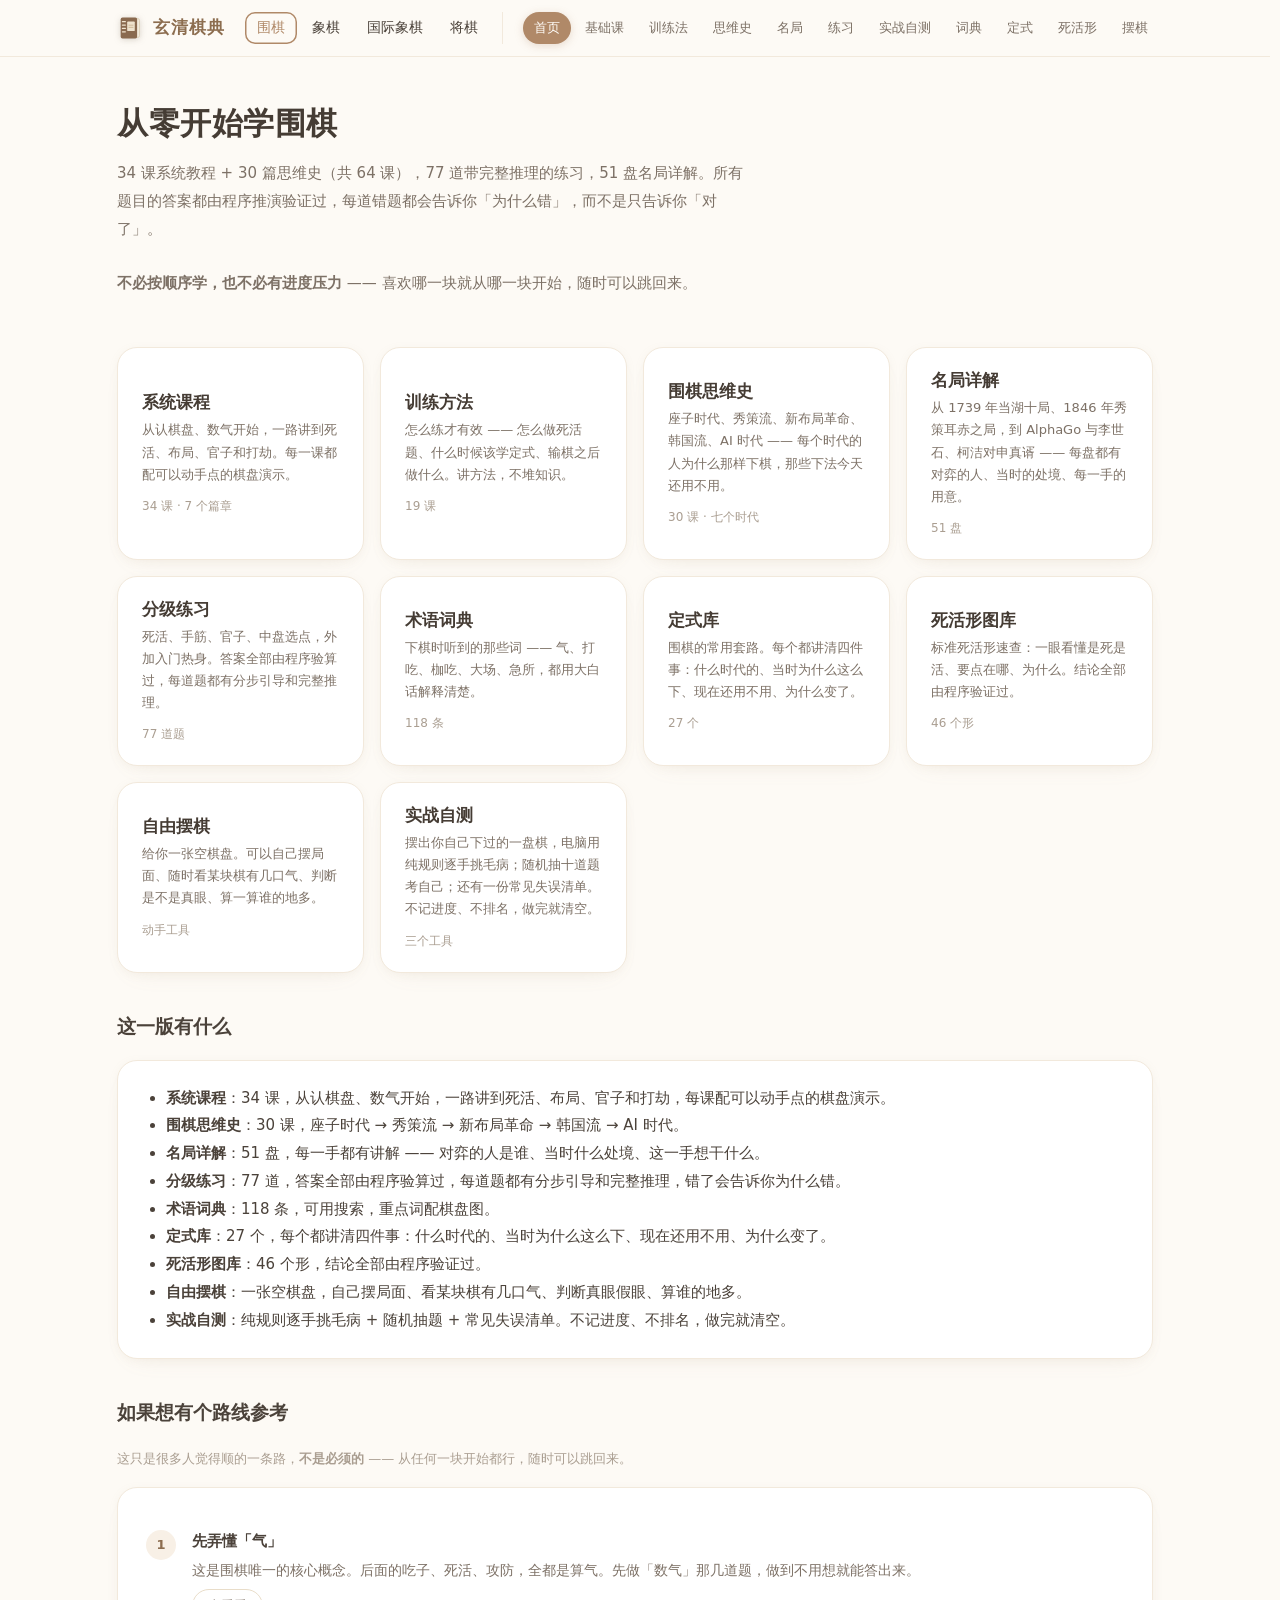
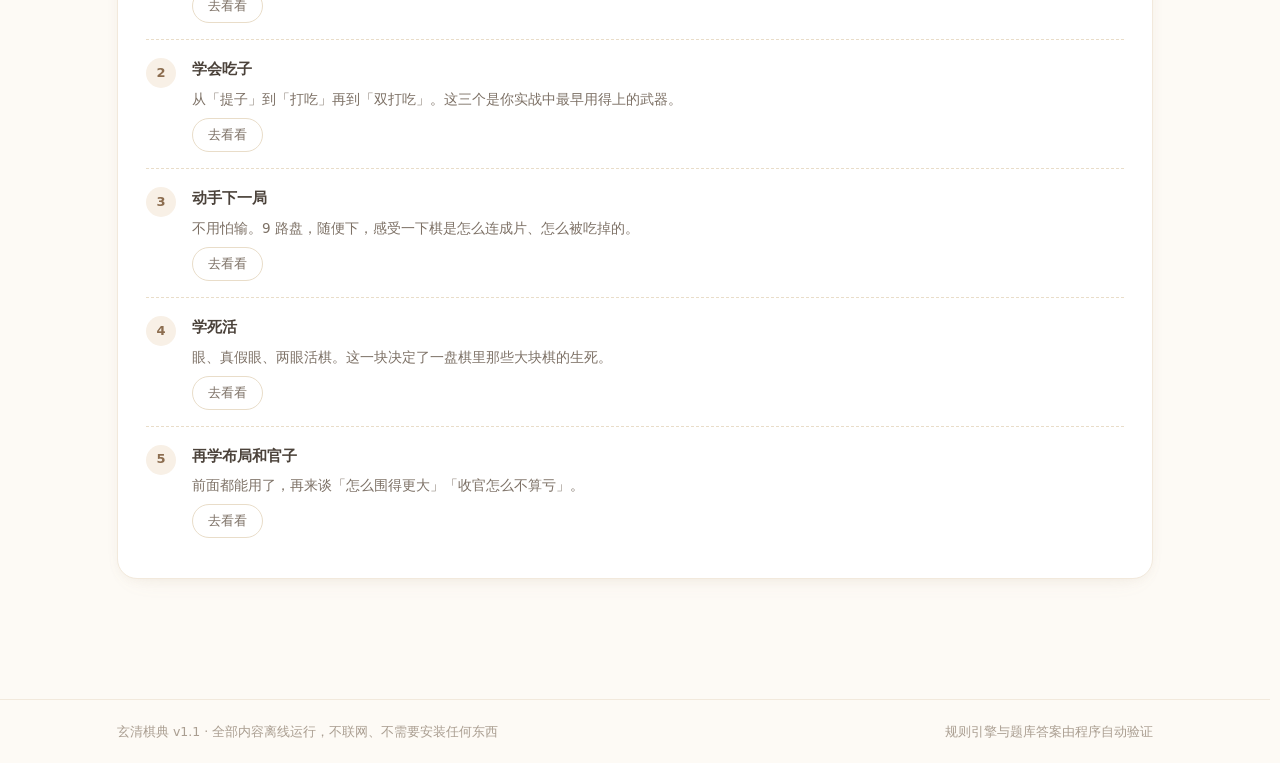
<file: src/index.html>
<!DOCTYPE html>
<html lang="zh-CN">
<head>
<meta charset="utf-8">
<meta name="viewport" content="width=device-width,initial-scale=1,viewport-fit=cover">
<meta name="theme-color" content="#f7f5f1">
<!-- ★ 版本号的唯一出处。build.py 会把这里读出来：
     1) 打进产物头部的注释戳（右键查看源码就能分辨新旧文件）；
     2) 与页脚那行文字里的版本比对，不一致就**拒绝打包** ——
     以前这份文件没有任何版本痕迹，新旧产物打开长得一模一样，只能靠哈希区分，
     换附件时极易搞混（2026-10-14 首相拍板加版本戳并升 v1.1）。 -->
<meta name="app-version" content="v1.1">
<title>玄清棋典 · 从零开始学围棋</title>
<!-- 图标：木色底 + 棋盘格 + 一黑一白两枚子。
     源文件与生成脚本见 assets/icon.svg 与 tools/make_icon.py；
     打包时 build.py 会把这张 PNG 内联成 data URI（单文件不能依赖外部图片）。 -->
<link rel="icon" type="image/png" href="favicon-32.png">
<link rel="stylesheet" href="style.css">
</head>
<body>

<header class="topbar">
  <div class="topbar-in">
    <div class="brand">
      <!-- LOGO：线装古书（封面 + 左侧装订线 + 书名签条 + 露出的书页）
           原来画的是「黑白两枚棋子」——那是围棋专用的图案；
           现在一部棋典同时收围棋与象棋，用「书」更贴切。 -->
      <svg class="logo" viewBox="0 0 24 24" aria-hidden="true">
        <rect x="6.2" y="3.3" width="14.4" height="17.4" rx="1.4" fill="#f7f0e2" stroke="#d9c9ad" stroke-width="0.7"/>
        <rect x="3.4" y="2.4" width="15.2" height="19.2" rx="1.7" fill="#8a6a4f"/>
        <g stroke="#f2e5d0" stroke-width="1.15" stroke-linecap="round">
          <line x1="5" y1="6.2" x2="7.7" y2="6.2"/>
          <line x1="5" y1="9.3" x2="7.7" y2="9.3"/>
          <line x1="5" y1="12.4" x2="7.7" y2="12.4"/>
          <line x1="5" y1="15.5" x2="7.7" y2="15.5"/>
        </g>
        <rect x="9.4" y="6" width="7" height="8.8" rx="0.8" fill="#f4ead6" opacity="0.94"/>
        <path d="M11 9.4h3.8M11 11.4h3.8" stroke="#c9b18d" stroke-width="0.75" stroke-linecap="round"/>
      </svg>
      <span class="brand-name">玄清棋典</span>
    </div>
    <!-- 板块切换紧挨 LOGO 放在左上角，导航按钮独立在右边 ——
         左边：「我是谁 / 现在在哪个板块」，右边：「板块里有哪些页面」。
         这样分组最省横向空间（不用在中间再塞分隔与留白），按钮保持原本大小。 -->
    <div class="game-switch" id="game-switch">
      <button data-game="go" class="on">围棋</button>
      <button data-game="xq">象棋</button>
        <button data-game="chess">国际象棋</button>
        <button data-game="shogi">将棋</button>
      </div>
    <nav class="nav" id="nav">
      <span class="nav-set" data-set="go">
        <button data-view="home">首页</button>
        <button data-view="lessons">基础课</button>
        <button data-view="training">训练法</button>
        <button data-view="history">思维史</button>
        <button data-view="games">名局</button>
        <button data-view="problems">练习</button>
        <button data-view="selfcheck">实战自测</button>
        <button data-view="glossary">词典</button>
        <button data-view="joseki">定式</button>
        <button data-view="shapes">死活形</button>
        <button data-view="board">摆棋</button>
      </span>
      <span class="nav-set" data-set="xq" hidden>
        <button data-view="xq">首页</button>
        <button data-view="xq/lesson">入门</button>
        <button data-view="xq/mates">杀法</button>
        <button data-view="xq/endgame">残局</button>
        <button data-view="xq/opening">开局</button>
        <button data-view="xq/games">名局</button>
        <button data-view="xq/selfcheck">自测</button>
        <button data-view="xq/terms">词典</button>
        <button data-view="xq/board">摆棋</button>
        <button data-view="xq/rules">规则</button>
      </span>
      <!-- 国际象棋：**先预留板块**（用户要求），导航按「国际象棋该有的样子」一次摆齐，
           内容留待后续施工。现在点任意一项都会给统一的「规划中」说明。 -->
      <span class="nav-set" data-set="chess" hidden>
        <button data-view="chess">首页</button>
        <button data-view="chess/lesson">入门</button>
        <button data-view="chess/tactics">战术</button>
        <button data-view="chess/endgame">残局</button>
        <button data-view="chess/opening">开局</button>
        <button data-view="chess/games">名局</button>
        <button data-view="chess/terms">词典</button>
        <button data-view="chess/selfcheck">自测</button>
        <button data-view="chess/board">摆棋</button>
        <button data-view="chess/rules">规则</button>
      </span>
      <!-- 将棋（日本将棋）：**先预留板块**（用户要求），导航按将棋自己的叫法摆齐 ——
           定迹（相当于定式）、诘将棋（相当于死活题）、手筋都是将棋界通用的词。
           内容留待后续施工，现在点任意一项都给统一的「规划中」说明。 -->
      <span class="nav-set" data-set="shogi" hidden>
        <button data-view="shogi">首页</button>
        <button data-view="shogi/lesson">入门</button>
        <button data-view="shogi/joseki">定迹</button>
        <button data-view="shogi/tsume">诘将棋</button>
        <button data-view="shogi/tesuji">手筋</button>
        <button data-view="shogi/games">名局</button>
        <button data-view="shogi/terms">词典</button>
        <button data-view="shogi/selfcheck">自测</button>
        <button data-view="shogi/board">摆棋</button>
        <button data-view="shogi/rules">规则</button>
      </span>
    </nav>
    <!-- 这里原本还有一个「完全离线可用」的提示，已挪到首页正文（顶栏只留要点）。 -->
  </div>
</header>

<main id="app"></main>

<footer class="footer">
  <div class="footer-in">
    <span>玄清棋典 v1.1 · 全部内容离线运行，不联网、不需要安装任何东西</span>
    <span class="footer-note">规则引擎与题库答案由程序自动验证</span>
  </div>
</footer>

<script src="engine.js"></script>
<script src="xq-engine.js"></script>
<script src="xq-problems.js"></script>
<script src="xq-problems2.js"></script>
<script src="xq-mainline.js"></script>
<script src="xq-terms.js"></script>
<script src="xq-terms-ui.js"></script>
<script src="xq-lessons.js"></script>
<script src="xq-lessons-ui.js"></script>
<script src="xq-mates.js"></script>
<script src="xq-mates-ui.js"></script>
<script src="xq-opening.js"></script>
<script src="xq-opening-ui.js"></script>
<script src="xq-games-a.js"></script>
<script src="xq-games-b.js"></script>
<script src="xq-games-c.js"></script>
<script src="xq-games-ui.js"></script>
<script src="xq-review.js"></script>
<script src="xq-selfcheck.js"></script>
<script src="xq-selfcheck-ui.js"></script>
<script src="xq-board.js"></script>
<script src="xq-app.js"></script>
<script src="board.js"></script>
<script src="lessons.js"></script>
<script src="midgame.js"></script>
<script src="training.js"></script>
<script src="history.js"></script>
<script src="games.js"></script>
<script src="games2017.js"></script>
<script src="games2017b.js"></script>
<script src="games2026.js"></script>
<script src="games1933.js"></script>
<script src="games1739.js"></script>
<script src="games_extra.js"></script>
<script src="games_kejie.js"></script>
<script src="games_hist.js"></script>
<script src="problems.js"></script>
<script src="problems_ts.js"></script>
<script src="problems_ts2.js"></script>
<script src="problems_ld.js"></script>
<script src="problems_ld2.js"></script>
<script src="problems_ly.js"></script>
<script src="problems_gj.js"></script>
<script src="problems_ly2.js"></script>
<script src="problems_gj2.js"></script>
<script src="glossary.js"></script>
<script src="glossary-more.js"></script>
<script src="glossary-figs.js"></script>
<script src="glossary-ui.js"></script>
<script src="joseki.js"></script>
<script src="shapes.js"></script>
<script src="selfcheck.js"></script>
<!-- 将棋板块：引擎 → 棋盘 → 应用层，顺序不能反 -->
<script src="chess-engine.js"></script>
<script src="chess-board.js"></script>
<script src="chess-terms.js"></script>
<script src="chess-terms2.js"></script>
<script src="chess-lessons.js"></script>
<script src="chess-openings.js"></script>
<script src="chess-endgame.js"></script>
<script src="chess-mates.js"></script>
<script src="chess-games.js"></script>
<script src="chess-review.js"></script>
<script src="chess-selfcheck.js"></script>
<script src="chess-app.js"></script>
<script src="shogi-engine.js"></script>
<script src="shogi-board.js"></script>
<script src="shogi-tsume.js"></script>
<script src="shogi-games.js"></script>
<script src="shogi-joseki.js"></script>
<script src="shogi-next.js"></script>
<script src="shogi-terms.js"></script>
<script src="shogi-terms2.js"></script>
<script src="shogi-selfcheck.js"></script>
<script src="shogi-lessons.js"></script>
<script src="shogi-review.js"></script>
<script src="shogi-app.js"></script>
<script src="app.js"></script>
</body>
</html>
</file>
<file: src/style.css>
/* 玄清棋典 —— 样式（奶油风：暖白底 · 木色主调 · 大圆角 · 柔阴影） */
:root {
  /* 底色：奶油白与米色 */
  --bg: #fdfaf5;
  --bg-2: #f8f3ea;
  --card: #ffffff;
  --line: #f2e9dc;
  --line-2: #e9ddc9;

  /* 文字：暖棕灰，不使用纯黑 */
  --ink: #4b423a;
  --ink-2: #7d7166;
  --ink-3: #aa9e91;

  /* 主色：木色 */
  --accent: #b08968;
  --accent-2: #8c6d4f;
  --accent-soft: #f8f0e6;

  --wood: #a8845c;
  --wood-soft: #faf5ec;

  /* 语义色：同样降饱和 */
  --good: #7f9a72;
  --bad: #c9907e;
  --warn-soft: #fbf3e9;

  --radius: 20px;
  --radius-s: 14px;
  --radius-xs: 10px;
  --shadow: 0 2px 10px rgba(176, 152, 122, 0.07), 0 10px 28px -18px rgba(176, 152, 122, 0.20);
  --shadow-hover: 0 4px 16px rgba(176, 152, 122, 0.13), 0 14px 34px -18px rgba(176, 152, 122, 0.26);
}

* { box-sizing: border-box; -webkit-tap-highlight-color: transparent; }

html, body {
  margin: 0; padding: 0;
  background: var(--bg);
  color: var(--ink);
  font-family: "Microsoft YaHei", "PingFang SC", "Hiragino Sans GB", system-ui, -apple-system, sans-serif;
  font-size: 15px;
  line-height: 1.85;
  -webkit-font-smoothing: antialiased;
}

/* **始终预留竖直滚动条的位置**。
   不这么做的话：内容长的板块（围棋 / 象棋）会出滚动条、占去约 15px 视口宽度，
   居中的内容被挤左半个滚动条；国际象棋板块内容短、没有滚动条，位置就对不上 ——
   切换板块看起来像「整块往右挪了一点点」（用户报的现象）。
   scrollbar-gutter: stable 让浏览器一直留着那条位置，有没有滚动条都不再影响布局。 */
html { scrollbar-gutter: stable; }

/* 滚动条也收细一点（与奶油风配色统一）。留白宽度 = 滚动条宽度，所以细一点观感更好。 */
::-webkit-scrollbar { width: 10px; height: 10px; }
::-webkit-scrollbar-track { background: transparent; }
::-webkit-scrollbar-thumb { background: rgba(176, 137, 104, 0.32); border-radius: 5px; }
::-webkit-scrollbar-thumb:hover { background: rgba(176, 137, 104, 0.52); }

button, input, select { font-family: inherit; font-size: inherit; color: inherit; }
button { cursor: pointer; border: none; background: none; border-radius: var(--radius-xs); }
a { color: var(--accent-2); text-decoration: none; border-bottom: 1px solid var(--line-2); }
a:hover { border-bottom-color: var(--accent); }

/* ---------- 顶栏 ---------- */
.topbar {
  position: sticky; top: 0; z-index: 50;
  background: rgba(253, 250, 245, 0.94);
  backdrop-filter: blur(14px);
  border-bottom: 1px solid var(--line);
}
.topbar-in {
  max-width: 1080px; margin: 0 auto; padding: 12px 22px;
  display: flex; align-items: center; gap: 20px;
}
.brand { display: flex; align-items: center; gap: 10px; flex-shrink: 0; }
/* LOGO：线装古书（图形本身是 index.html 里的内联 SVG）——
   原来是「黑子 + 白子」两个圆，属于围棋专用；现在一部棋典含围棋与象棋两个板块，
   用「书」更贴切，也不会偏向任何一种棋。 */
.logo {
  width: 26px; height: 26px; display: block; flex-shrink: 0;
  filter: drop-shadow(0 1px 3px rgba(120, 100, 80, 0.28));
}
.brand-name { font-size: 16.5px; font-weight: 600; letter-spacing: 1px; color: var(--accent-2); }

/* 导航：**左边界固定**，按钮从固定位置起排 ——
   不能用右对齐（`margin-left: auto`）：三个板块的按钮数不同（围棋 11 / 象棋 9 / 国际象棋 9），
   右对齐时**左边界会随按钮多少左右浮动**，切换板块看起来像「整块往右挪了一点」（用户报的现象，
   实测左边界差 137px）。改成 `flex: 1` + 左对齐后，起排位置恒定。
   另外：不换行（换行会顶高顶栏、挤占棋盘），也**不加滚动条**（用户明确不要）。 */
.nav {
  display: flex; gap: 4px; flex: 1;
  justify-content: flex-start;
  flex-wrap: nowrap; overflow: visible;
}
.nav button {
  padding: 8px 15px; border-radius: 999px; white-space: nowrap;
  color: var(--ink-2); font-size: 14px; transition: all .22s ease;
}
.nav button:hover { background: var(--wood-soft); color: var(--ink); }
.nav button.on { background: var(--accent); color: #fffdf9; font-weight: 500; box-shadow: 0 2px 8px rgba(176, 137, 104, 0.28); }

/* 窗口偏窄时把按钮**收小一档**兜底 —— 宁可字小一点，
   也不要滚动条（用户明确不要），也不要换行（换行会顶高顶栏、挤掉棋盘空间）。 */
@media (max-width: 1280px) {
  .nav { gap: 3px; }
  .nav button { padding: 7px 11px; font-size: 13px; }
  .game-switch { padding-right: 9px; }
  .game-switch button { padding: 6px 9px; font-size: 12.5px; }
}
@media (max-width: 1100px) {
  .nav { gap: 2px; }
  .nav button { padding: 6px 8px; font-size: 12px; }
  .game-switch button { padding: 5px 7px; font-size: 11.5px; }
}
@media (max-width: 900px) {
  .brand-name { display: none; }        /* 最窄时先舍掉站名，把宽度让给按钮 */
  .nav button { padding: 5px 7px; font-size: 11.5px; }
}
.nav-tip { font-size: 12px; color: var(--ink-3); flex-shrink: 0; }

/* ---------- 棋种切换（玄清棋典 = 围棋 · 弈典 + 象棋 · 象典） ----------
   放在导航最前面，与页面按钮用竖线分开：
   棋种按钮表示「在哪个板块」，页面按钮表示「板块里的哪一页」。
   选中态用描边（而不是页面按钮那种实心），两者同时高亮也不会混。 */
/* 板块切换紧挨 LOGO（左上角），与右边的导航用一条竖线分开 */
.game-switch {
  display: flex; gap: 3px; align-items: center; flex-shrink: 0;
  padding-right: 12px; border-right: 1px solid var(--line);
}
.game-switch button { padding: 7px 12px; font-size: 13.5px; }
.game-switch button.on {
  background: transparent; color: var(--accent);
  box-shadow: inset 0 0 0 1.5px var(--accent);
}
/* 导航按板块整组显示；用 display:contents 让这层 span 不影响 flex 排布 */
.nav-set { display: contents; }
.nav-set[hidden] { display: none; }

/* ---------- 布局 ---------- */
main { max-width: 1080px; margin: 0 auto; padding: 32px 22px 72px; min-height: 60vh; }
.footer { border-top: 1px solid var(--line); margin-top: 48px; }
.footer-in {
  max-width: 1080px; margin: 0 auto; padding: 20px 22px;
  display: flex; justify-content: space-between; gap: 12px; flex-wrap: wrap;
  font-size: 12.5px; color: var(--ink-3);
}

/* ---------- 通用组件 ---------- */
.card {
  background: var(--card); border: 1px solid var(--line);
  border-radius: var(--radius); padding: 24px 28px; box-shadow: var(--shadow);
}
h1 { font-size: 27px; font-weight: 600; margin: 0 0 8px; letter-spacing: .5px; color: #453c34; }
h2 { font-size: 19px; font-weight: 600; margin: 36px 0 16px; }
h3 { font-size: 16px; font-weight: 600; margin: 24px 0 8px; }
.sub { color: var(--ink-2); font-size: 14.5px; margin: 0 0 26px; }
.muted { color: var(--ink-3); }
.small { font-size: 13px; }

.btn {
  display: inline-flex; align-items: center; gap: 7px;
  padding: 10px 20px; border-radius: 999px;
  background: var(--accent); color: #fffdf9; font-size: 14px; font-weight: 500;
  transition: all .22s ease; box-shadow: 0 2px 8px rgba(176, 137, 104, 0.22);
}
.btn:hover { background: var(--accent-2); transform: translateY(-1px); box-shadow: var(--shadow-hover); }
.btn.ghost {
  background: var(--card); color: var(--ink-2);
  border: 1px solid var(--line-2); box-shadow: none;
}
.btn.ghost:hover { background: var(--wood-soft); color: var(--ink); border-color: var(--line-2); }
.btn.sm { padding: 7px 15px; font-size: 13px; }
.btn:disabled { opacity: .38; cursor: default; transform: none; box-shadow: none; }

/* 返回上一级：页面最上方一个独立的胶囊按钮。
   这是**层级**返回（题目详情 → 题目列表 → 首页），跟浏览器的历史返回无关。 */
.back-bar { margin: 0 0 16px; }
.btn-back {
  display: inline-flex; align-items: center; gap: 9px;
  padding: 12px 24px; border-radius: 999px;
  background: var(--card); color: var(--ink);
  border: 1.5px solid var(--line-2); text-decoration: none;
  font-size: 15.5px; font-weight: 600; line-height: 1;
  box-shadow: var(--shadow);
  transition: background .16s, transform .16s, box-shadow .16s, border-color .16s;
}
.btn-back:hover {
  background: var(--wood-soft); border-color: var(--accent);
  transform: translateY(-1px); box-shadow: var(--shadow-hover);
}
.btn-back .ar { font-size: 18px; line-height: 1; color: var(--accent); }
.btn:disabled:hover { background: var(--accent); }
.btn.ghost:disabled:hover { background: var(--card); }

.pill {
  display: inline-block; padding: 3px 13px; border-radius: 999px;
  background: var(--accent-soft); color: var(--accent-2);
  font-size: 12px; font-weight: 600;
}
.pill.wood { background: var(--wood-soft); color: var(--wood); }
.pill.gray { background: var(--bg-2); color: var(--ink-3); }

.row { display: flex; gap: 10px; align-items: center; flex-wrap: wrap; }
.spacer { flex: 1; }

/* ---------- 首页 ---------- */
.hero { padding: 6px 0 4px; }
.hero h1 { font-size: 31px; }
.hero .sub { font-size: 15px; max-width: 640px; }

.stat-grid {
  display: grid; grid-template-columns: repeat(auto-fit, minmax(150px, 1fr));
  gap: 14px; margin: 24px 0;
}
.stat {
  background: var(--card); border: 1px solid var(--line);
  border-radius: var(--radius-s); padding: 16px 20px; box-shadow: var(--shadow);
}
.stat .n { font-size: 24px; font-weight: 600; color: var(--accent-2); line-height: 1.25; }
.stat .l { font-size: 12.5px; color: var(--ink-3); margin-top: 3px; }

.entry-grid {
  display: grid; grid-template-columns: repeat(auto-fit, minmax(240px, 1fr));
  gap: 16px; margin-top: 20px;
}
.entry {
  background: var(--card); border: 1px solid var(--line);
  border-radius: var(--radius); padding: 22px 24px;
  text-align: left; transition: all .24s ease; display: block; width: 100%;
  box-shadow: var(--shadow);
}
.entry:hover { border-color: var(--line-2); transform: translateY(-3px); box-shadow: var(--shadow-hover); }
.entry .t { font-size: 16.5px; font-weight: 600; margin-bottom: 5px; color: #453c34; }
.entry .d { font-size: 13px; color: var(--ink-2); line-height: 1.7; }
.entry .m { font-size: 12px; color: var(--ink-3); margin-top: 12px; }

.path { margin-top: 16px; }
.path-step { display: flex; gap: 16px; padding: 16px 0; border-bottom: 1px dashed var(--line-2); }
.path-step:last-child { border-bottom: none; }
.path-num {
  flex: 0 0 30px; height: 30px; border-radius: 50%;
  background: var(--accent-soft); color: var(--accent-2);
  display: flex; align-items: center; justify-content: center;
  font-size: 13px; font-weight: 600; margin-top: 2px;
}
.path-body { flex: 1; }
.path-body .t { font-weight: 600; margin-bottom: 3px; }
.path-body .d { font-size: 13.5px; color: var(--ink-2); }

/* ---------- 课程列表 ---------- */
.part-title {
  display: flex; align-items: center; gap: 12px;
  margin: 34px 0 14px; font-size: 15px; font-weight: 600; color: var(--wood);
}
.part-title::after { content: ''; flex: 1; height: 1px; background: var(--line); }
.lesson-list { display: grid; gap: 11px; }
.lesson-item {
  display: flex; align-items: center; gap: 16px;
  background: var(--card); border: 1px solid var(--line);
  border-radius: var(--radius-s); padding: 16px 20px;
  transition: all .22s ease; text-align: left; width: 100%; box-shadow: var(--shadow);
}
.lesson-item:hover { border-color: var(--line-2); transform: translateY(-2px); box-shadow: var(--shadow-hover); }
.lesson-item .idx {
  flex: 0 0 32px; height: 32px; border-radius: 50%;
  background: var(--bg-2); color: var(--ink-3);
  display: flex; align-items: center; justify-content: center;
  font-size: 13px; font-weight: 600;
}
.lesson-item.done .idx { background: var(--accent); color: #fffdf9; }
.lesson-item .body { flex: 1; min-width: 0; }
.lesson-item .t { font-weight: 600; font-size: 15px; color: #453c34; }
.lesson-item .d { font-size: 13px; color: var(--ink-3); overflow: hidden; text-overflow: ellipsis; white-space: nowrap; }
.lesson-item .go { color: var(--ink-3); font-size: 13px; flex-shrink: 0; }

/* ---------- 课程详情 ---------- */
.lesson-head { margin-bottom: 22px; }
.lesson-head .crumb { font-size: 13px; color: var(--ink-3); margin-bottom: 10px; }
.lesson-head h1 { font-size: 25px; }
.lesson-head .lede { font-size: 15px; color: var(--ink-2); margin-top: 8px; }

.sec { margin: 24px 0; }
.sec h3 { display: flex; align-items: center; gap: 9px; margin-bottom: 10px; }
.sec h3::before { content: ''; width: 4px; height: 15px; border-radius: 999px; background: var(--accent); }
.sec p { margin: 9px 0; }
.sec p.note { color: var(--ink-2); font-size: 14px; }

.demo-wrap { margin: 22px 0; }
.board-shell {
  background: var(--wood-soft); border: 1px solid var(--line);
  border-radius: var(--radius); padding: 16px;
}
/* 棋盘容器：路数越多，容器越大，保证格子和棋子都看得清 */
.board-holder { width: 100%; margin: 0 auto; }
.board-holder.sz9  { max-width: 480px; }
.board-holder.sz13 { max-width: 560px; }
.board-holder.sz19 { max-width: 640px; }
.board-holder canvas { display: block; border-radius: 12px; }
.board-bar { display: flex; align-items: center; gap: 10px; flex-wrap: wrap; margin-top: 14px; padding: 0 4px; }
.board-say {
  background: var(--accent-soft); border-left: 3px solid var(--accent);
  border-radius: var(--radius-s); padding: 14px 18px; margin: 14px 0 0;
  font-size: 14.5px; color: var(--accent-2); min-height: 50px;
}
.step-dots { display: flex; gap: 6px; }
.step-dots i { width: 6px; height: 6px; border-radius: 50%; background: var(--line-2); display: block; transition: all .25s; }
.step-dots i.on { background: var(--accent); width: 16px; border-radius: 999px; }

/* 多步题进度条（2026-09-28）*/
.seq-progress { display: flex; align-items: center; gap: 12px; margin-top: 12px; padding: 0 4px; flex-wrap: wrap; }
.seq-dots { display: flex; gap: 5px; align-items: center; }
.seq-dots i {
  width: 9px; height: 9px; border-radius: 50%;
  background: var(--line-2); display: block; transition: all .22s;
}
.seq-dots i.on { background: var(--accent); }
.seq-dots i.cur { background: var(--accent); box-shadow: 0 0 0 3px var(--accent-soft); }

/* 定式页：每一步在干什么 */
.jk-step-head { font-weight: 600; color: var(--accent-2); margin-bottom: 6px; }
.jk-step-note { font-size: 14.5px; line-height: 1.75; color: var(--ink-2); }
.jk-step-note.muted { color: var(--ink-3); }

.keybox { background: var(--wood-soft); border-radius: var(--radius-s); padding: 18px 22px; margin: 24px 0; }
.keybox .t { font-weight: 600; font-size: 13px; color: var(--wood); margin-bottom: 10px; letter-spacing: 1.5px; }
.keybox ul { margin: 0; padding-left: 20px; }
.keybox li { margin: 6px 0; font-size: 14.5px; }
.keybox p { margin: 0; font-size: 14.5px; line-height: 1.75; }

.lesson-nav {
  display: flex; gap: 10px; justify-content: space-between;
  margin-top: 34px; padding-top: 22px; border-top: 1px solid var(--line);
}

/* ---------- 练习 ---------- */
.filter-bar { display: flex; gap: 8px; flex-wrap: wrap; margin-bottom: 20px; }
.filter-bar button {
  padding: 7px 16px; border-radius: 999px; font-size: 13.5px;
  background: var(--card); border: 1px solid var(--line); color: var(--ink-2);
  transition: all .22s ease;
}
.filter-bar button:hover { border-color: var(--line-2); background: var(--wood-soft); color: var(--ink); }
.filter-bar button.on { background: var(--accent); border-color: var(--accent); color: #fffdf9; }

.prob-grid { display: grid; grid-template-columns: repeat(auto-fill, minmax(170px, 1fr)); gap: 12px; }
.prob-item {
  background: var(--card); border: 1px solid var(--line);
  border-radius: var(--radius-s); padding: 15px 17px; text-align: left;
  transition: all .22s ease; position: relative; box-shadow: var(--shadow);
}
.prob-item:hover { border-color: var(--line-2); transform: translateY(-2px); box-shadow: var(--shadow-hover); }
.prob-item .id { font-size: 12px; color: var(--ink-3); }
.prob-item .cat { font-weight: 600; font-size: 14px; margin: 3px 0 5px; color: #453c34; }
.prob-item .ask { font-size: 12.5px; color: var(--ink-3); overflow: hidden; text-overflow: ellipsis; white-space: nowrap; }
.prob-item .mark {
  position: absolute; top: 13px; right: 15px;
  width: 19px; height: 19px; border-radius: 50%;
  display: flex; align-items: center; justify-content: center;
  font-size: 11px; color: #fffdf9; font-weight: 700;
}
.prob-item.ok .mark { background: var(--good); }
.prob-item.no .mark { background: var(--bad); }
.prob-item.done { background: #fefcf8; }

.q-panel { margin-top: 6px; }
.q-ask { font-size: 17.5px; font-weight: 600; line-height: 1.7; margin: 0 0 5px; }
.q-meta { display: flex; gap: 8px; align-items: center; margin-bottom: 18px; }

.choice-grid { display: grid; gap: 11px; margin-top: 8px; }
.choice-grid button {
  padding: 15px 20px; border-radius: var(--radius-s);
  background: var(--card); border: 1.5px solid var(--line-2);
  text-align: left; font-size: 15px; transition: all .22s ease;
}
.choice-grid button:hover { border-color: var(--accent); background: var(--accent-soft); transform: translateY(-1px); }
.choice-grid button.picked-ok { border-color: var(--good); background: #f2f7f0; font-weight: 600; }
.choice-grid button.picked-no { border-color: var(--bad); background: #fdf1ed; }
.choice-grid button:disabled { cursor: default; }
.choice-grid button:disabled:hover { background: var(--card); transform: none; }
.choice-grid button.picked-ok:disabled:hover { background: #f2f7f0; }
.choice-grid button.picked-no:disabled:hover { background: #fdf1ed; }

.feedback { margin-top: 20px; border-radius: var(--radius-s); padding: 18px 22px; border: 1px solid var(--line); }
.feedback.ok { background: #f4f8f2; border-color: #dfe9da; }
.feedback.no { background: #fdf4f0; border-color: #f2ddd4; }
.feedback .head { font-weight: 600; font-size: 15px; margin-bottom: 7px; }
.feedback.ok .head { color: #5d7a52; }
.feedback.no .head { color: #b5705c; }

.explain-block { margin: 20px 0; }
.explain-block .lbl {
  display: inline-block; font-size: 12px; font-weight: 600; letter-spacing: 1.5px;
  color: var(--wood); background: var(--wood-soft);
  padding: 3px 12px; border-radius: 999px; margin-bottom: 10px;
}
.explain-block .lbl.g { color: var(--accent-2); background: var(--accent-soft); }
.explain-block p { margin: 8px 0; font-size: 14.5px; }
.explain-block ol { margin: 8px 0; padding-left: 22px; }
.explain-block li { margin: 7px 0; font-size: 14.5px; }

.trap-item {
  background: var(--warn-soft); border-left: 3px solid #dcae7e;
  border-radius: var(--radius-xs); padding: 13px 17px; margin: 10px 0; font-size: 14px;
}
.trap-item b { color: #a5773f; }

.principle {
  background: var(--accent-soft); border-radius: var(--radius-s);
  padding: 17px 21px; font-size: 14.5px; color: var(--accent-2);
  border-left: 3px solid var(--accent); margin: 20px 0;
}

.hint-list { margin: 16px 0; }
.hint-item {
  display: flex; gap: 12px; padding: 10px 0; font-size: 14.5px;
  color: var(--ink-2); animation: fadeUp .35s ease;
}
.hint-item .n {
  flex: 0 0 22px; height: 22px; border-radius: 50%;
  background: var(--wood-soft); color: var(--wood);
  font-size: 12px; font-weight: 600;
  display: flex; align-items: center; justify-content: center; margin-top: 4px;
}
@keyframes fadeUp { from { opacity: 0; transform: translateY(5px); } to { opacity: 1; transform: none; } }

/* ---------- 词典 ---------- */
.search-box {
  width: 100%; padding: 13px 18px; border-radius: var(--radius-s);
  border: 1px solid var(--line-2); background: var(--card);
  margin-bottom: 20px; outline: none; transition: all .2s;
}
.search-box:focus { border-color: var(--accent); box-shadow: 0 0 0 3px var(--accent-soft); }
.gloss-list { display: grid; gap: 10px; }
.gloss-item { background: var(--card); border: 1px solid var(--line); border-radius: var(--radius-s); overflow: hidden; box-shadow: var(--shadow); }
.gloss-head { width: 100%; display: flex; align-items: center; gap: 12px; padding: 15px 20px; text-align: left; }
.gloss-head:hover { background: var(--wood-soft); }
.gloss-head .t { font-weight: 600; font-size: 15.5px; color: #453c34; }
.gloss-head .arrow { margin-left: auto; color: var(--ink-3); font-size: 13px; transition: transform .25s; }
.gloss-item.open .arrow { transform: rotate(90deg); }
.gloss-body { display: none; padding: 0 20px 18px; font-size: 14.5px; color: var(--ink-2); line-height: 1.85; }
.gloss-item.open .gloss-body { display: block; }
.gloss-item.flash { box-shadow: 0 0 0 3px var(--wood-soft), var(--shadow); }

/* 术语详解：定义 + 三节 */
.gloss-head .gcat { margin-left: auto; font-size: 12px; color: var(--ink-3); background: var(--wood-soft); padding: 2px 9px; border-radius: 20px; }
.gloss-head .arrow { margin-left: 10px; color: var(--ink-3); font-size: 13px; transition: transform .25s; }
.gloss-body .gd { font-size: 15px; color: #453c34; margin-bottom: 14px; }
.gloss-body .gsec { margin-top: 12px; padding-left: 13px; border-left: 3px solid var(--wood-soft); }
.gloss-body .gsec.warn { border-left-color: #e6c9a8; background: #fdf6ec; border-radius: 0 10px 10px 0; padding: 10px 14px 10px 13px; margin-left: -3px; }
.gloss-body .gk { display: block; font-size: 12.5px; font-weight: 600; color: var(--wood); letter-spacing: .04em; margin-bottom: 4px; }
.gloss-body .gsec.warn .gk { color: #b07a45; }
.gloss-body .gv { font-size: 14.3px; line-height: 1.9; }
.gloss-body .grel { margin-top: 16px; padding-top: 12px; border-top: 1px dashed var(--line); font-size: 13px; color: var(--ink-3); }
.gloss-body .grel-btn { font-size: 12.5px; padding: 3px 11px; margin: 0 3px; border-radius: 20px; background: var(--wood-soft); color: #6b5a45; cursor: pointer; transition: .2s; }
.gloss-body .grel-btn:hover { background: #e8d9c4; color: #4a3d2e; }

/* ---------- 自由摆棋 ---------- */
.tool-panel { display: flex; gap: 8px; flex-wrap: wrap; align-items: center; margin-top: 14px; }
.tool-panel button {
  padding: 8px 15px; border-radius: 999px; font-size: 13.5px;
  background: var(--card); border: 1px solid var(--line-2); color: var(--ink-2);
  transition: all .2s;
}
.tool-panel button:hover { border-color: var(--accent); color: var(--accent-2); background: var(--accent-soft); }
.tool-panel button.on { background: var(--accent); border-color: var(--accent); color: #fffdf9; }
.info-line {
  margin-top: 14px; padding: 14px 18px; background: var(--card);
  border: 1px solid var(--line); border-radius: var(--radius-s);
  font-size: 14px; min-height: 48px; color: var(--ink-2);
}

/* ---------- 棋盘重的页面：容器放宽 ---------- */
main.wide { max-width: 1360px; }

/* ---------- 练习题：棋盘吸附 + 讲解并排 ----------
   为什么：讲解原来排在棋盘下面，往下读「完整推理」时棋盘滚出视野，
   就看不到答案点落在哪一格了。改成左吸附右并排，读到哪棋盘都在。

   2026-09-28 用户报了两个问题后定稿：
   ① 「中盘题（选择题）的棋盘居中了，讲解被挤到下面」—— 因为 choice 题原先
      没有走两栏。现在 choice 也走两栏（见 app.js）。
   ② 「其他题棋盘太小」—— **原值是 660px**，我改成 1fr 又叠 max-width:520px，
      把棋盘压到 396px。用户明确指出「以前棋盘是很大的，好像六百多px」。
   定稿：棋盘列恢复 minmax(0, 660px)（**沿用原值**，不要动），
   讲解列 = 1fr（吃掉**全部**剩余宽度）。窄屏（≤980px）才上下堆叠。 */
.prob-layout {
  display: grid;
  grid-template-columns: minmax(0, 660px) minmax(0, 1fr);
  gap: 26px; align-items: start; margin-top: 20px;
}
.prob-board { position: sticky; top: calc(var(--header-h, 76px) + 10px); }
.prob-notes { min-width: 0; max-width: none; }
.prob-notes .feedback { margin-top: 0; }
@media (max-width: 980px) {
  .prob-layout { grid-template-columns: 1fr; gap: 18px; }
  .prob-board { position: static; }
}

/* ---------- 讲解 ↔ 棋盘联动 ----------
   为什么：详解里写「C19」，初学者看不出是哪一格。解决办法是把讲解里的坐标
   做成可点的小标签，点一下棋盘上就亮出那一点；「完整推理」每条也能整条点亮。 */
.link-tip { margin: 0 0 12px; line-height: 1.6; }

.coord-chip {
  display: inline-block; padding: 0 7px; margin: 0 2px;
  border-radius: 999px; border: 1px solid var(--line-2);
  background: var(--wood-soft); color: var(--wood);
  font-size: 12px; font-weight: 600; line-height: 1.65;
  font-variant-numeric: tabular-nums; vertical-align: 1px;
  transition: all .18s ease;
}
.coord-chip:hover { background: var(--accent-soft); border-color: var(--accent); color: var(--accent-2); transform: translateY(-1px); }
.coord-chip.on { background: var(--accent); border-color: var(--accent); color: #fffdf9; box-shadow: 0 2px 8px rgba(176,137,104,0.28); }

.explain-block ol.sol-list { list-style: none; padding-left: 0; margin: 10px 0 0; }
.explain-block .sol-row {
  display: flex; gap: 10px; align-items: flex-start;
  padding: 8px 12px; margin: 3px 0;
  border-radius: var(--radius-xs); border-left: 3px solid transparent;
  cursor: pointer; transition: background .18s ease, border-color .18s ease;
}
.explain-block .sol-row:hover { background: var(--wood-soft); }
.explain-block .sol-row.on { background: var(--wood-soft); border-left-color: var(--accent); }
.sol-n {
  flex: 0 0 22px; height: 22px; margin-top: 4px;
  border-radius: 50%; background: var(--bg-2); color: var(--ink-3);
  font-size: 12px; font-weight: 600; line-height: 22px; text-align: center;
  transition: all .18s ease;
}
.explain-block .sol-row.on .sol-n { background: var(--accent); color: #fffdf9; }
.sol-t { flex: 1; min-width: 0; font-size: 14.5px; }
.sol-t p { margin: 0 0 6px; }
.sol-t p:last-child { margin-bottom: 0; }

/* ---------- 学习布局：棋盘吸附 + 讲解并排 ---------- */
.study-layout {
  display: grid; grid-template-columns: minmax(0, 680px) minmax(0, 1fr);
  gap: 28px; align-items: start; margin: 20px 0;
}
.study-board { position: sticky; top: calc(var(--header-h, 76px) + 10px); }
.study-notes { min-width: 0; }
.study-notes .explain-block { margin-top: 0; }

.km-board { display: flex; gap: 18px; align-items: flex-start; margin: 16px 0 8px; }
.km-board .canvas-wrap {
  flex: 0 0 268px; max-width: 268px;
  background: var(--wood-soft); border: 1px solid var(--line);
  border-radius: var(--radius-s); padding: 9px;
}
.km-board .canvas-wrap canvas { display: block; width: 100%; border-radius: 10px; }
.km-board .km-text { flex: 1; min-width: 0; }
.km-board .km-text p:first-child { margin-top: 0; }

@media (max-width: 880px) {
  .study-layout { grid-template-columns: 1fr; gap: 18px; }
  .study-board { position: static; }
}
@media (max-width: 640px) {
  .km-board { flex-direction: column; gap: 14px; }
  .km-board .canvas-wrap { flex: none; max-width: 100%; width: 100%; }
}

/* ---------- 移动端 ---------- */
@media (max-width: 720px) {
  main { padding: 20px 15px 56px; }
  .topbar-in { padding: 10px 15px; gap: 12px; }
  .nav-tip { display: none; }
  .card { padding: 20px 19px; }
  h1 { font-size: 22px; }
  .hero h1 { font-size: 25px; }
  .board-holder { max-width: 100%; }
  .lesson-item .d { display: none; }
  .footer-in { flex-direction: column; gap: 5px; }

  /* ★ 2026-10-14 修：手机上导航一行根本摆不下 —— 围棋 11 个按钮实测 496px，
   *   比 iPhone 的 390px 视口宽出 106px；因为 .nav 是 nowrap + overflow:visible，
   *   超出去的部分把**整份文档**顶成 814px 宽，于是每一页都要横向拖动
   *   （围棋溢出 424px、象棋/国际象棋 316px、将棋 328px）。
   *   作者的两条禁忌都保留：不换行（sticky 顶栏会被顶高、挤占棋盘），不给可见滚动条。
   *   做法是把它变成「可滑动的一条」：min-width:0 让它能在 flex 里被压缩，
   *   overflow-x:auto 承接滑动，滚动条藏起来。 */
  .topbar-in { gap: 10px; }
  .nav { min-width: 0; overflow-x: auto; -webkit-overflow-scrolling: touch; scrollbar-width: none; }
  .nav::-webkit-scrollbar { display: none; }
  .nav button { flex: none; }
}

/* ---------- 名局：分阶段概述 ---------- */
.phase-row { display: flex; gap: 16px; padding: 12px 0; border-bottom: 1px dashed var(--line); }
.phase-row:last-child { border-bottom: 0; padding-bottom: 0; }
.phase-row:first-child { padding-top: 0; }
.phase-name {
  flex: 0 0 88px; font-weight: 600; color: var(--accent-2);
  font-size: 14.5px; padding-top: 2px;
}
.phase-body { flex: 1; min-width: 0; }
.phase-body p { margin: 0; font-size: 14.5px; line-height: 1.8; color: var(--ink-2); }

@media (max-width: 640px) {
  .phase-row { flex-direction: column; gap: 4px; }
  .phase-name { flex: none; }
}

/* ---------- 摆棋：路数切换 ---------- */
.size-bar {
  display: flex; align-items: center; gap: 6px; flex-wrap: wrap;
  margin-top: 14px; padding: 0 4px;
}
.size-btn {
  font: inherit; font-size: 13.5px; cursor: pointer;
  padding: 5px 13px; border-radius: 999px;
  border: 1px solid var(--line); background: var(--card);
  color: var(--ink-2); transition: all .15s;
}
.size-btn:hover { border-color: var(--accent); color: var(--accent-2); }
.size-btn.on { background: var(--accent); border-color: var(--accent); color: #fff; }

/* ---------- 定式库 / 死活形图库 ---------- */
.pill.era { font-size: 12px; }
.pill.era.era-ai { background: var(--accent-soft); color: var(--accent-2); border-color: var(--accent); }
.pill.era.era-ancient { background: var(--wood-soft); color: var(--wood); }
.pill.era.era-modern { background: var(--card); color: var(--ink-2); }
.entry .t .pill { margin-left: 6px; font-size: 11.5px; padding: 1px 8px; vertical-align: 1px; }
.pill.ok { background: #e9f2e4; color: #4a6b34; border-color: #b9d3a8; }

/* ---------- 实战自测 ---------- */
.sc-summary { margin: 18px 0; font-size: 15px; line-height: 1.9; color: var(--accent-2); }
.sc-score-n { font-size: 22px; font-weight: 600; color: #453c34; letter-spacing: .5px; }

/* 标签：好棋 / 常见错误 / 值得注意 */
.sc-tag {
  display: inline-block; padding: 2px 10px; border-radius: 999px;
  font-size: 11.5px; font-weight: 600; white-space: nowrap;
  background: var(--bg-2); color: var(--ink-3); margin-right: 6px;
}
.sc-tag.good { background: #eef4ea; color: #5d7a52; }
.sc-tag.bad { background: #fdf1ed; color: #b5705c; }
.sc-tag.info { background: var(--warn-soft); color: #a5773f; }
.sc-tag.dull { background: var(--bg-2); color: var(--ink-3); font-weight: 400; }

/* 逐手点评列表 */
.sc-moves { display: grid; gap: 9px; }
.sc-move {
  background: var(--card); border: 1px solid var(--line);
  border-radius: var(--radius-s); overflow: hidden; box-shadow: var(--shadow);
  transition: border-color .2s ease;
}
.sc-move.open { border-color: var(--line-2); }
.sc-move-head {
  width: 100%; display: flex; align-items: center; gap: 10px;
  padding: 12px 18px; text-align: left; transition: background .2s ease;
}
.sc-move-head:hover { background: var(--wood-soft); }
.sc-no { flex: none; font-size: 13px; color: var(--ink-3); font-variant-numeric: tabular-nums; }
.sc-side {
  flex: none; width: 22px; height: 22px; border-radius: 50%;
  display: flex; align-items: center; justify-content: center;
  font-size: 12px; font-weight: 600; color: #fffdf9;
  background: radial-gradient(circle at 34% 30%, #6b6058, #2e2a26);
}
.sc-side.w {
  background: radial-gradient(circle at 34% 30%, #fffefb, #ece5d4);
  color: #7d7166; border: 1px solid var(--line-2);
}
.sc-one {
  flex: 1; min-width: 0; font-size: 13.5px; color: var(--ink-2);
  overflow: hidden; text-overflow: ellipsis; white-space: nowrap;
}
.sc-arrow { flex: none; color: var(--ink-3); transition: transform .25s ease; }
.sc-move.open .sc-arrow { transform: rotate(90deg); }
.sc-move-body { display: none; padding: 2px 18px 16px; }
.sc-move.open .sc-move-body { display: block; }

/* 一条点评的展开内容 */
.sc-find { margin-top: 12px; padding: 13px 16px; border-radius: var(--radius-xs); border: 1px solid var(--line); }
.sc-find.good { background: #f4f8f2; border-color: #dfe9da; }
.sc-find.bad { background: #fdf4f0; border-color: #f2ddd4; }
.sc-find.info { background: var(--warn-soft); border-color: #f0e0c9; }
.sc-find-head { display: flex; align-items: center; margin-bottom: 6px; }
.sc-find-head b { font-size: 14.5px; color: #453c34; }
.sc-find-text { margin: 0 0 4px; font-size: 14.5px; line-height: 1.85; color: var(--ink); }

/* 自查表 */
.sc-checks { display: grid; gap: 10px; }
.sc-check {
  background: var(--card); border: 1px solid var(--line);
  border-radius: var(--radius-s); overflow: hidden; box-shadow: var(--shadow);
}
.sc-check.on { border-color: var(--accent); background: #fffdfa; }
.sc-check-head { display: flex; align-items: center; gap: 12px; padding: 14px 18px; cursor: pointer; }
.sc-check-head:hover { background: var(--wood-soft); }
.sc-tick {
  flex: none; width: 22px; height: 22px; border-radius: 7px;
  border: 1.5px solid var(--line-2); background: var(--card);
  color: #fffdf9; font-size: 13px; line-height: 1;
  display: flex; align-items: center; justify-content: center;
  transition: all .2s ease;
}
.sc-tick:hover { border-color: var(--accent); }
.sc-tick.on { background: var(--accent); border-color: var(--accent); }
.sc-check-name { flex: 1; min-width: 0; font-size: 14.5px; font-weight: 500; color: #453c34; }
.sc-check .sc-arrow { color: var(--ink-3); transition: transform .25s ease; }
.sc-check.open .sc-arrow { transform: rotate(90deg); }
.sc-check-body { display: none; padding: 0 18px 16px 52px; }
.sc-check.open .sc-check-body { display: block; }

/* 成绩单 */
.sc-score-list { display: grid; gap: 12px; }
.sc-score-item {
  background: var(--card); border: 1px solid var(--line);
  border-left: 3px solid var(--line-2);
  border-radius: var(--radius-s); padding: 15px 19px; box-shadow: var(--shadow);
}
.sc-score-item.ok { border-left-color: var(--good); }
.sc-score-item.no { border-left-color: var(--bad); }
.sc-score-ask { margin-top: 2px; line-height: 1.7; }

@media (max-width: 640px) {
  .sc-one { display: none; }
  .sc-check-body { padding-left: 18px; }
}

/* ===== 将棋板块 ===== */
/* 规则页的小图解：一排放不下就换行，每张图是一个 9×9 小盘 + 说明 */
.shogi-figrow {
  display: flex;
  flex-wrap: wrap;
  gap: 16px 18px;
  margin: 14px 0 4px;
}
.shogi-figbox {
  margin: 0;
  width: 280px;
}
.shogi-figbox figcaption {
  margin-top: 6px;
  font-size: 13px;
  line-height: 1.65;
  color: #6b6055;
}
.shogi-figbox figcaption b { color: #3a332c; }
/* 小盘上盘边号要小一号，免得挤掉格子 */
.shogi-figbox canvas { display: block; width: 100%; }
#shogi-holder canvas { border-radius: 4px; }

/* ===== 名局「原注」区块（引用别人的逐手批注）=====
   设计原则：与「本典讲解」在视觉上明确分开 —— 讲解是主体（白底、木色标签），
   原注是旁批（暖灰底、左侧竖线、小一号字），一眼能看出哪段是谁说的。 */
.ext-banner {
  margin-top: 12px;
  padding: 10px 14px;
  background: var(--accent-soft);
  border: 1px solid var(--line-2);
  border-radius: var(--radius-xs);
  font-size: 13.5px;
  color: var(--accent-2);
}
.ext-note {
  margin: 10px 0;
  padding: 10px 14px;
  background: var(--bg-2);
  border-left: 3px solid var(--line-2);
  border-radius: 0 var(--radius-xs) var(--radius-xs) 0;
  font-size: 13.5px;
  line-height: 1.75;
  color: var(--ink-2);
}
.ext-note-hd {
  display: block;
  font-size: 12px;
  color: var(--ink-3);
  margin-bottom: 4px;
  letter-spacing: 0.3px;
}
.ext-note p { margin: 4px 0; }
.ext-full { margin-top: 6px; }
.ext-full > summary {
  cursor: pointer;
  font-size: 14px;
  color: var(--accent-2);
  padding: 6px 0;
  user-select: none;
}
.ext-full > summary:hover { color: var(--accent); }
.ext-row {
  display: flex;
  gap: 12px;
  padding: 9px 0;
  border-top: 1px solid var(--line);
}
.ext-n {
  flex: 0 0 62px;
  font-size: 12.5px;
  color: var(--ink-3);
  padding-top: 1px;
}
.ext-t { flex: 1; font-size: 14px; line-height: 1.75; color: var(--ink-2); }
.ext-t p { margin: 3px 0; }
</file>
